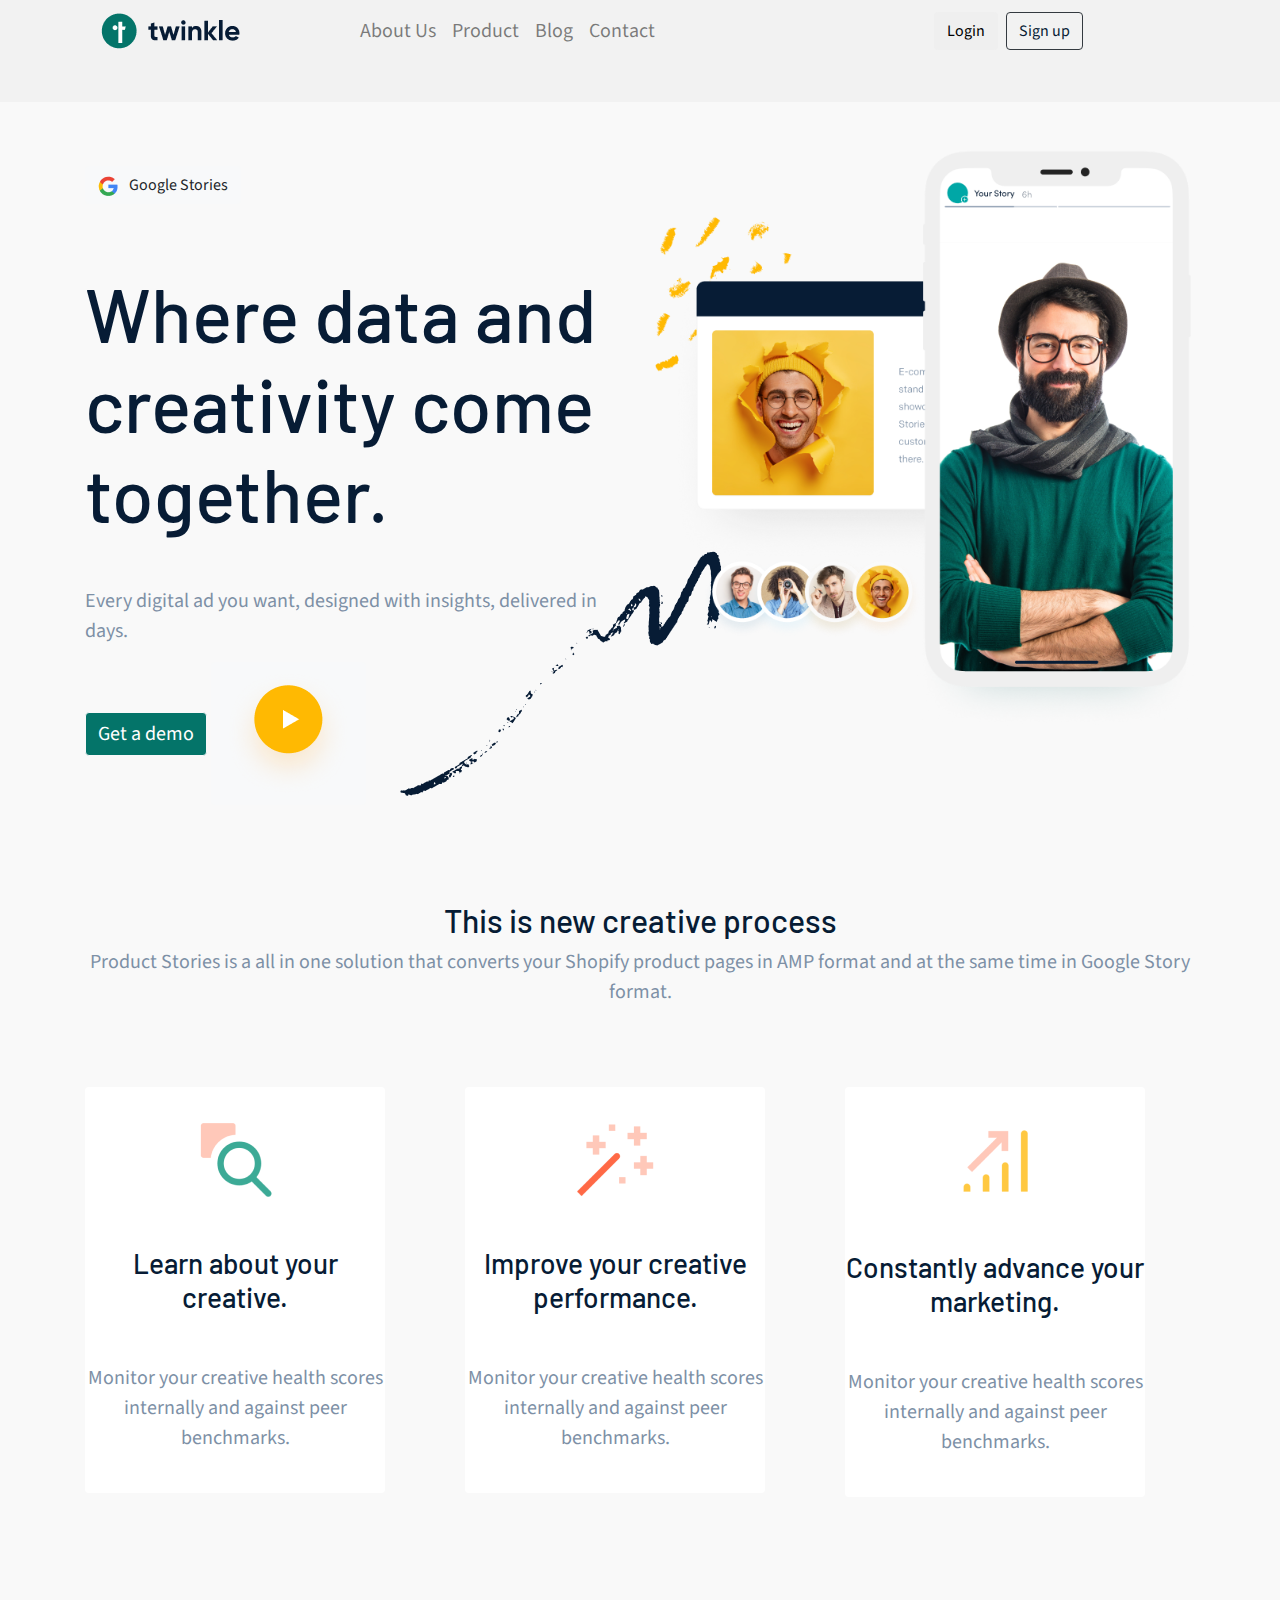
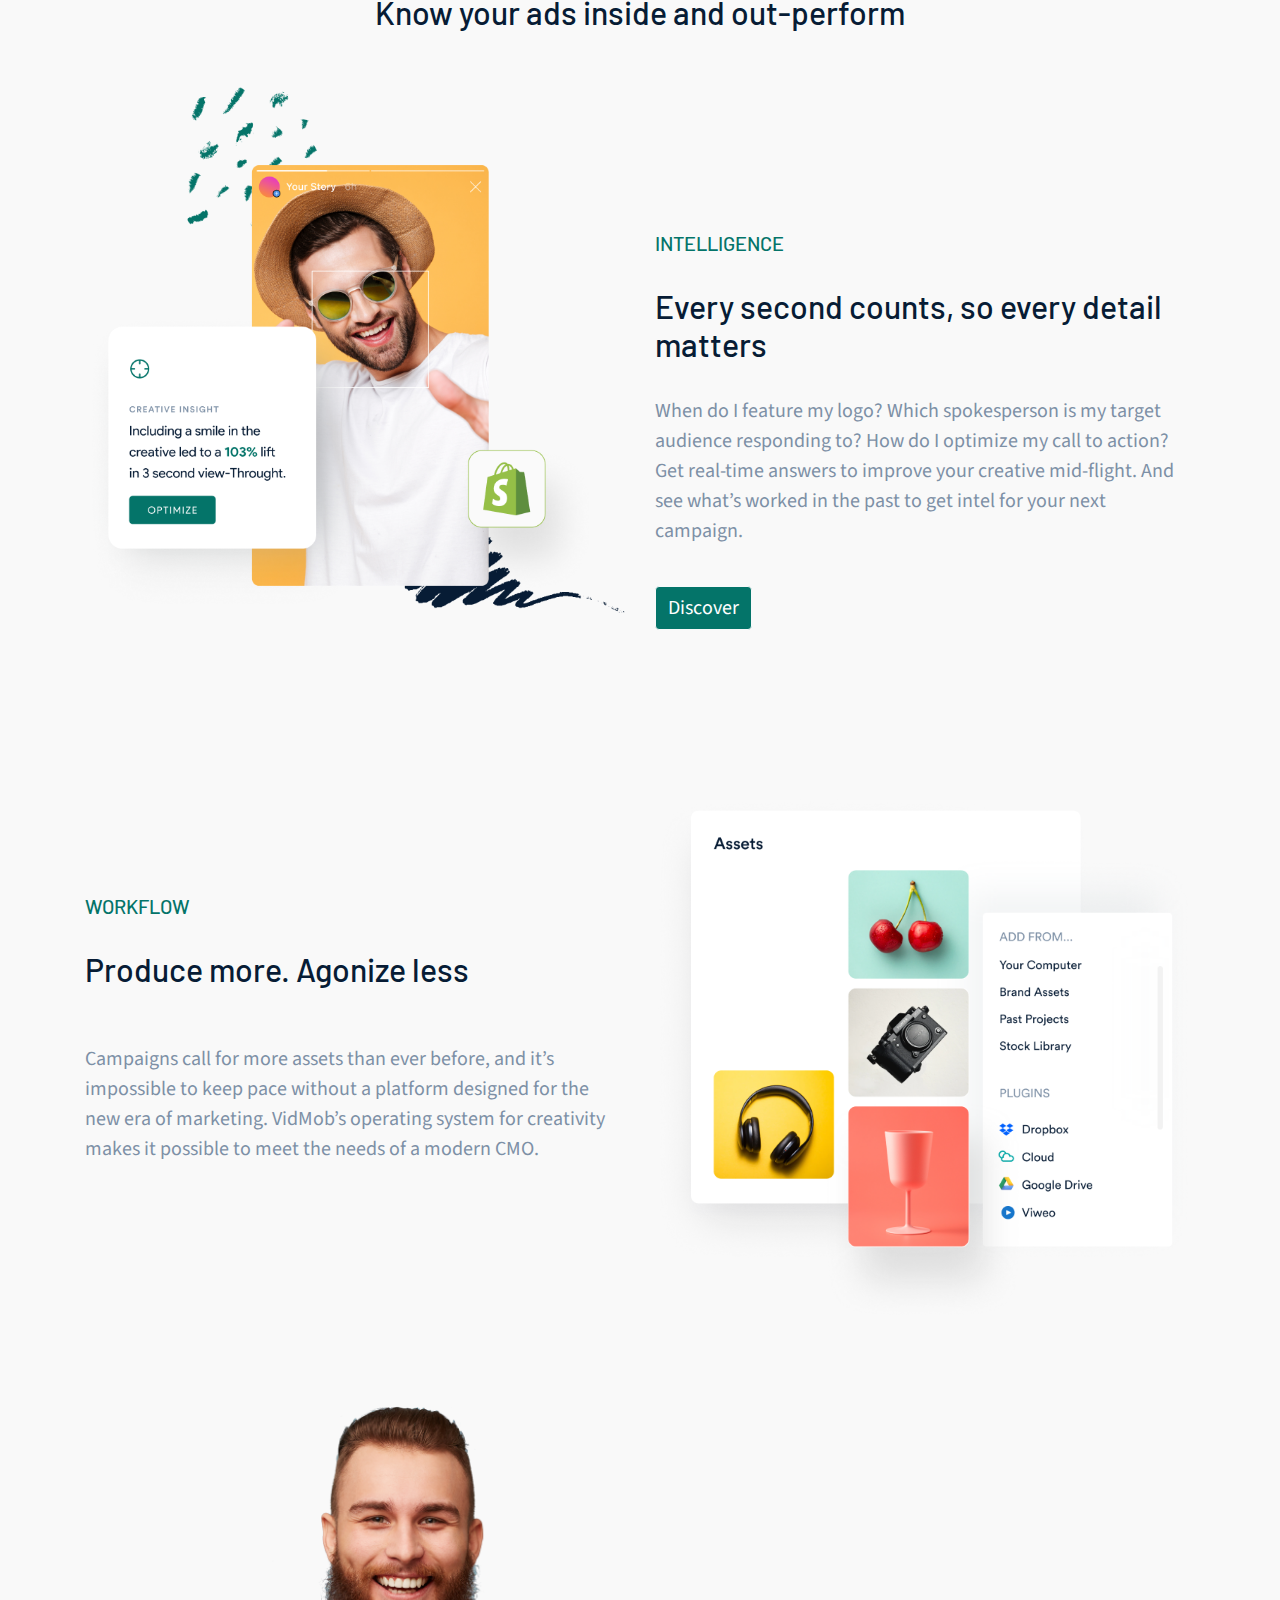
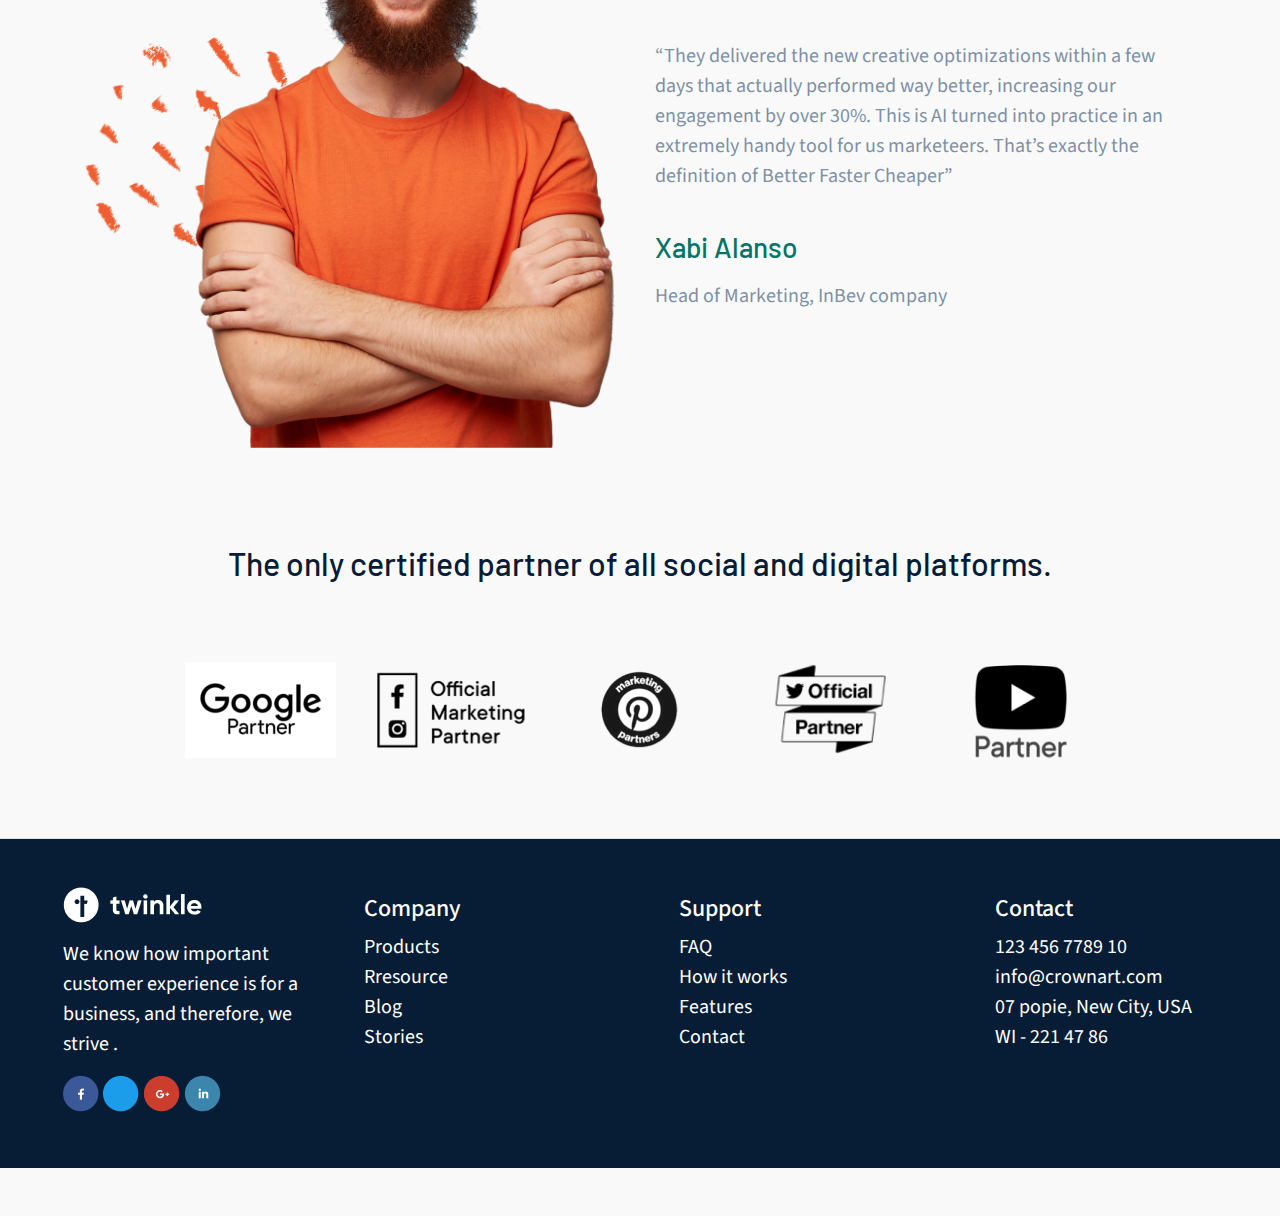
<file: index.html>
<!DOCTYPE html>
<html lang="en">

<head>
    <meta charset="UTF-8">
    <meta name="viewport" content="width=device-width, initial-scale=1.0">
    <title>Document</title>
    <link rel="stylesheet" href="https://maxcdn.bootstrapcdn.com/bootstrap/4.0.0/css/bootstrap.min.css"
        integrity="sha384-Gn5384xqQ1aoWXA+058RXPxPg6fy4IWvTNh0E263XmFcJlSAwiGgFAW/dAiS6JXm" crossorigin="anonymous">
    <link rel="stylesheet" href="style.css">

</head>

<body>

    <!-- NAVBAR -->
    <div class=" bg2">
        <div class="container">
            <nav class="navbar navbar-expand-lg navbar-light  pb-5 ">
                <a class="navbar-brand" href="index.html">
                    <img src="image/card1.png"  alt="">
                </a>
                <button class="navbar-toggler " type="button" data-toggle="collapse"
                    data-target="#navbarSupportedContent" aria-controls="navbarSupportedContent" aria-expanded="false"
                    aria-label="Toggle navigation">
                    <span class="navbar-toggler-icon"></span>
                </button>

                <div class="collapse navbar-collapse mx-5 px-5 c1" id="navbarSupportedContent">
                    <ul class="navbar-nav mr-auto">
                        <li class="nav-item c1">
                            <a class="nav-link" href="About us.html">About Us </a>
                        </li>
                        <li class="nav-item">
                            <a class="nav-link" href="#">Product</a>
                        </li>
                        <li class="nav-item">
                            <a class="nav-link" href="#">Blog</a>

                        </li>
                        <li class="nav-item">
                            <a class="nav-link " href="#">Contact</a>
                        </li>
                    </ul>
                    <form class="form-inline my-2 my-lg-0">
                        <button class="btn btn-outline-na my-2 my-sm-0 mr-2" type="submit">Login</button>
                        <button class="btn btn-outline-nav my-2 my-sm-0" type="submit">Sign up</button>
                    </form>
                </div>
            </nav>
        </div>
    </div>

    <!-- PART 1 -->

    <div class="container pb-5 mt-5">
        <div class="row">
            <div class="col-lg-6">
                <img src="image/draw.png" class="d" alt="" style="">
                <button class="btn btn-light transparent my-3 " type="submit"> <img src="image/google.png" class="pr-2"
                        alt=""> Google Stories</button>
                <h1 class="my-5 c1">
                    Where data and creativity come together.
                </h1>
                <p>
                    Every digital ad you want, designed with insights, delivered in days.
                </p>
                <button class="btn btn-light k " type="submit"> Get a demo </button>
                <button class="btn btn-light transparent" type="submit">
                    <img src="image/play.png" alt="" class=""> </button>

            </div>
            <div class="col-lg-6">
                <img src="image/Group1.png" class="img-fluid" alt="foto" style="">

            </div>
        </div>
    </div>

    <!-- PART 2 -->

    <div class="container text-center py-5">
        <h2 class="f c1">
            This is new creative process
        </h2>
        <p>
            Product Stories is a all in one solution that converts your Shopify product pages in AMP format and at the
            same time in Google Story format.
        </p>
    </div>

    <!-- PART 3 -->

    <div class="container mt-3">
        <div class="row">
            <div class="col-8 offset-2 offset-md-0 col-md-4  text-center shadow-lg">
                <div class="card  border-0 " style="width: 300px;">
                    <div class="card-body">
                        <img src="image/card4.png" class="" alt="card1">
                    </div>
                    <h3 class="py-3 f c1">
                        Learn about your creative.
                    </h3>
                    <p class="py-4">
                        Monitor your creative health scores internally and against peer benchmarks.
                    </p>
                </div>
            </div>
            <div class="col-8 offset-2 offset-md-0 col-md-4  text-center shadow-lg">
                <div class="card  border-0 " style="width: 300px; ">
                    <div class="card-body">
                        <img src="image/card2.png" class=" " alt="card2">
                    </div>
                    <h3 class="py-3 f c1">
                        Improve your creative performance.
                    </h3>
                    <p class="py-4">
                        Monitor your creative health scores internally and against peer benchmarks.
                    </p>
                </div>
            </div>
            <div class="col-8 offset-2 offset-md-0 col-md-4  text-center shadow-lg">
                <div class="card border-0 " style="width: 300px;">
                    <div class="card-body">
                        <img src="image/card3.png" class="" alt="card3">
                    </div>
                    <h3 class="py-3 f c1">
                        Constantly advance your marketing.
                    </h3>
                    <p class="py-4">
                        Monitor your creative health scores internally and against peer benchmarks.
                    </p>

                </div>
            </div>
        </div>
    </div>

    <!-- PART 4 -->

    <div class="container text-center pt-5 mb-3 mt-5">
        <h2 class="f c1">
            Know your ads inside and out-perform
        </h2>
    </div>

    <!-- PART 5 -->

    <div class="container my-5 pt-2 pb-5">
        <div class="row">
            <div class="col-12 col-md-6">
                <img src="image/grup2.png" class="img-fluid" alt="grup2">
            </div>
            <div class="col-12 col-md-6 my-5">
                <h5 class="pt-5 mt-5 f c2">
                    INTELLIGENCE
                </h5>
                <h2 class="py-4 f c1">
                    Every second counts, so every detail matters
                </h2>
                <p>
                    When do I feature my logo? Which spokesperson is my target audience responding to? How do I optimize
                    my call to action? Get real-time answers to improve your creative mid-flight. And see what’s worked
                    in the past to get intel for your next campaign.
                </p>
                <button class="btn btn-light my-4 k" type="submit"> Discover</button>
            </div>
        </div>
    </div>

    <!-- PART 6 -->

    <div class="container my-5">
        <div class="row">
            <div class="col-12 col-md-6">
                <h5 class="mt-5 pt-5 pb-4 f c2">
                    WORKFLOW
                </h5>
                <h2 class="pb-5 f c1">
                    Produce more. Agonize less
                </h2>
                <p>
                    Campaigns call for more assets than ever before, and it’s impossible to keep pace without a platform
                    designed for the new era of marketing. VidMob’s operating system for creativity makes it possible to
                    meet the needs of a modern CMO.
                </p>
            </div>
            <div class="col-12 col-md-6">
                <img src="image/com.png" class="img-fluid" alt="foto">
            </div>
        </div>
    </div>

    <!-- PART 7 -->

    <div class="container my-5 pt-2 ">
        <div class="row">
            <div class="col-12 col-md-6">
                <img src="image/grup3.png" alt="foto" class="img-fluid">
            </div>
            <div class="col-12 col-md-6 py-5 mt-5 align-self-center">
                <p class="pt-5 mt-5 pb-3">
                    “They delivered the new creative optimizations within a few days that actually performed way better,
                    increasing our engagement by over 30%. This is AI turned into practice in an extremely handy tool
                    for us marketeers. That’s exactly the definition of Better Faster Cheaper”
                </p>
                <h3 class="py-2 f c1 c2">
                    Xabi Alanso
                </h3>
                <p>
                    Head of Marketing, InBev company
                </p>
            </div>
        </div>
    </div>

    <!-- PART 8 -->

    <div class="container text-center pt-5 mb-5 mt-5">
        <h2 class="f c1">
            The only certified partner of all social and digital platforms.
        </h2>
    </div>

    <!-- PART ICON -->

    <div class="container my-5">
        <div class="row">

            <div class="col-lg-2  offset-3 col-6 offset-lg-1 d-flex align-items-center justify-content-center offset-1">
                <img src="image/icon1.png" alt=" " class=" img-fluid ">
            </div>
            <div class="col-lg-2  col-6 d-flex align-items-center justify-content-center">
                <img src="image/icon2.png" alt=" " class=" img-fluid">
            </div>
            <div class="col-lg-2  col-6 d-flex align-items-center justify-content-center">
                <img src="image/icon3.png" alt=" " class=" img-fluid">
            </div>
            <div class="col-lg-2  col-6 d-flex align-items-center justify-content-center">
                <img src="image/icon4.png" alt=" " class=" img-fluid">
            </div>
            <div class="col-lg-2  col-6 d-flex align-items-center justify-content-center">
                <img src="image/icon5.png" alt=" " class=" img-fluid">
            </div>
        </div>
    </div>

    <!-- FOOTER -->

    <div class="bg1">
        <footer class="pt-4 my-md-5 pt-md-5  pl-5 py-5 border-top">
            <div class="row ">
                <div class="col-6 col-md-3 pb-2">
                    <div >
                        <div class="container  mr-5">
                            <img src="image/logo2.png" alt="Facebook" class="">
                            <p class="text-white mt-3">
                                We know how important customer experience is for a business, and therefore, we strive .
                            </p>
                            <img src="image/face.png" alt="Facebook" class="">
                            <img src="image/twitter.png" alt="Twitter" class="">
                            <img src="image/gmail.png" alt="Gmail" class="">
                            <img src="image/link.png" alt="Linkledin" class="">

                        </div>

                    </div>
                </div>
                <div class="col-6 col-md  mt-2">
                    <h4 class="text-white">Company</h4>
                    <ul class="list-unstyled text-small p">
                        <li class="text-white">Products</li>
                        <li class="text-white">Rresource</li>
                        <li class="text-white">Blog</li>
                        <li class="text-white">Stories</li>

                    </ul>
                </div>
                <div class="col-6 col-md  mt-2">
                    <h4 class="text-white">Support</h4>
                    <ul class="list-unstyled text-small p">
                        <li class="text-white">FAQ</li>
                        <li class="text-white">How it works</li>
                        <li class="text-white">Features</a></li>
                        <li class="text-white">Contact</a></li>
                    </ul>
                </div>
                <div class="col-6 col-md  mt-2">
                    <h4 class="text-white">Contact</h4>
                    <ul class="list-unstyled text-small p">
                        <li class="text-white a">123 456 7789 10</li>
                        <li class="text-white"> info@crownart.com</li>
                        <li class="text-white">07 popie, New City, USA</li>
                        <li class="text-white"> WI - 221 47 86</li>
                    </ul>
                </div>
            </div>

    </div>
    </footer>

    <script src="https://code.jquery.com/jquery-3.2.1.slim.min.js"
        integrity="sha384-KJ3o2DKtIkvYIK3UENzmM7KCkRr/rE9/Qpg6aAZGJwFDMVNA/GpGFF93hXpG5KkN"
        crossorigin="anonymous"></script>
    <script src="https://cdnjs.cloudflare.com/ajax/libs/popper.js/1.12.9/umd/popper.min.js"
        integrity="sha384-ApNbgh9B+Y1QKtv3Rn7W3mgPxhU9K/ScQsAP7hUibX39j7fakFPskvXusvfa0b4Q"
        crossorigin="anonymous"></script>
    <script src="https://maxcdn.bootstrapcdn.com/bootstrap/4.0.0/js/bootstrap.min.js"
        integrity="sha384-JZR6Spejh4U02d8jOt6vLEHfe/JQGiRRSQQxSfFWpi1MquVdAyjUar5+76PVCmYl"
        crossorigin="anonymous"></script>
</body>

</html>
</file>
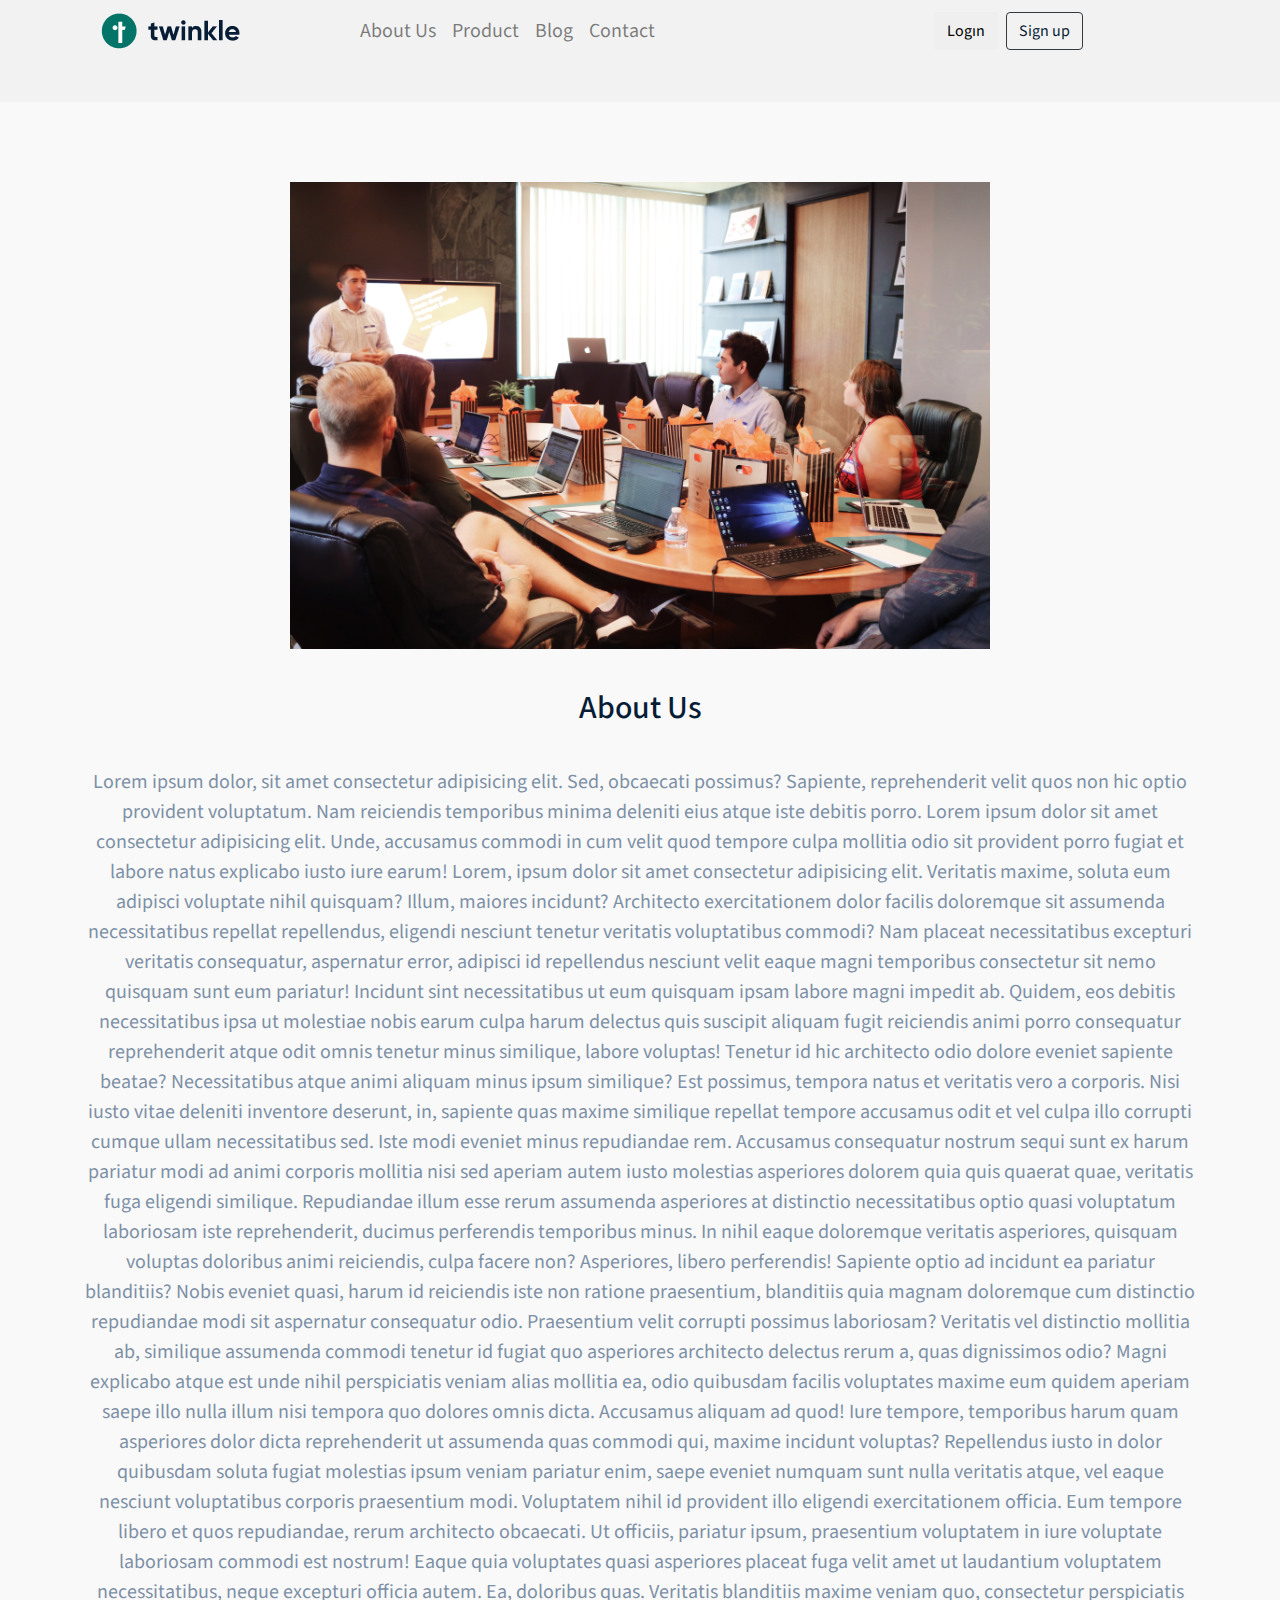
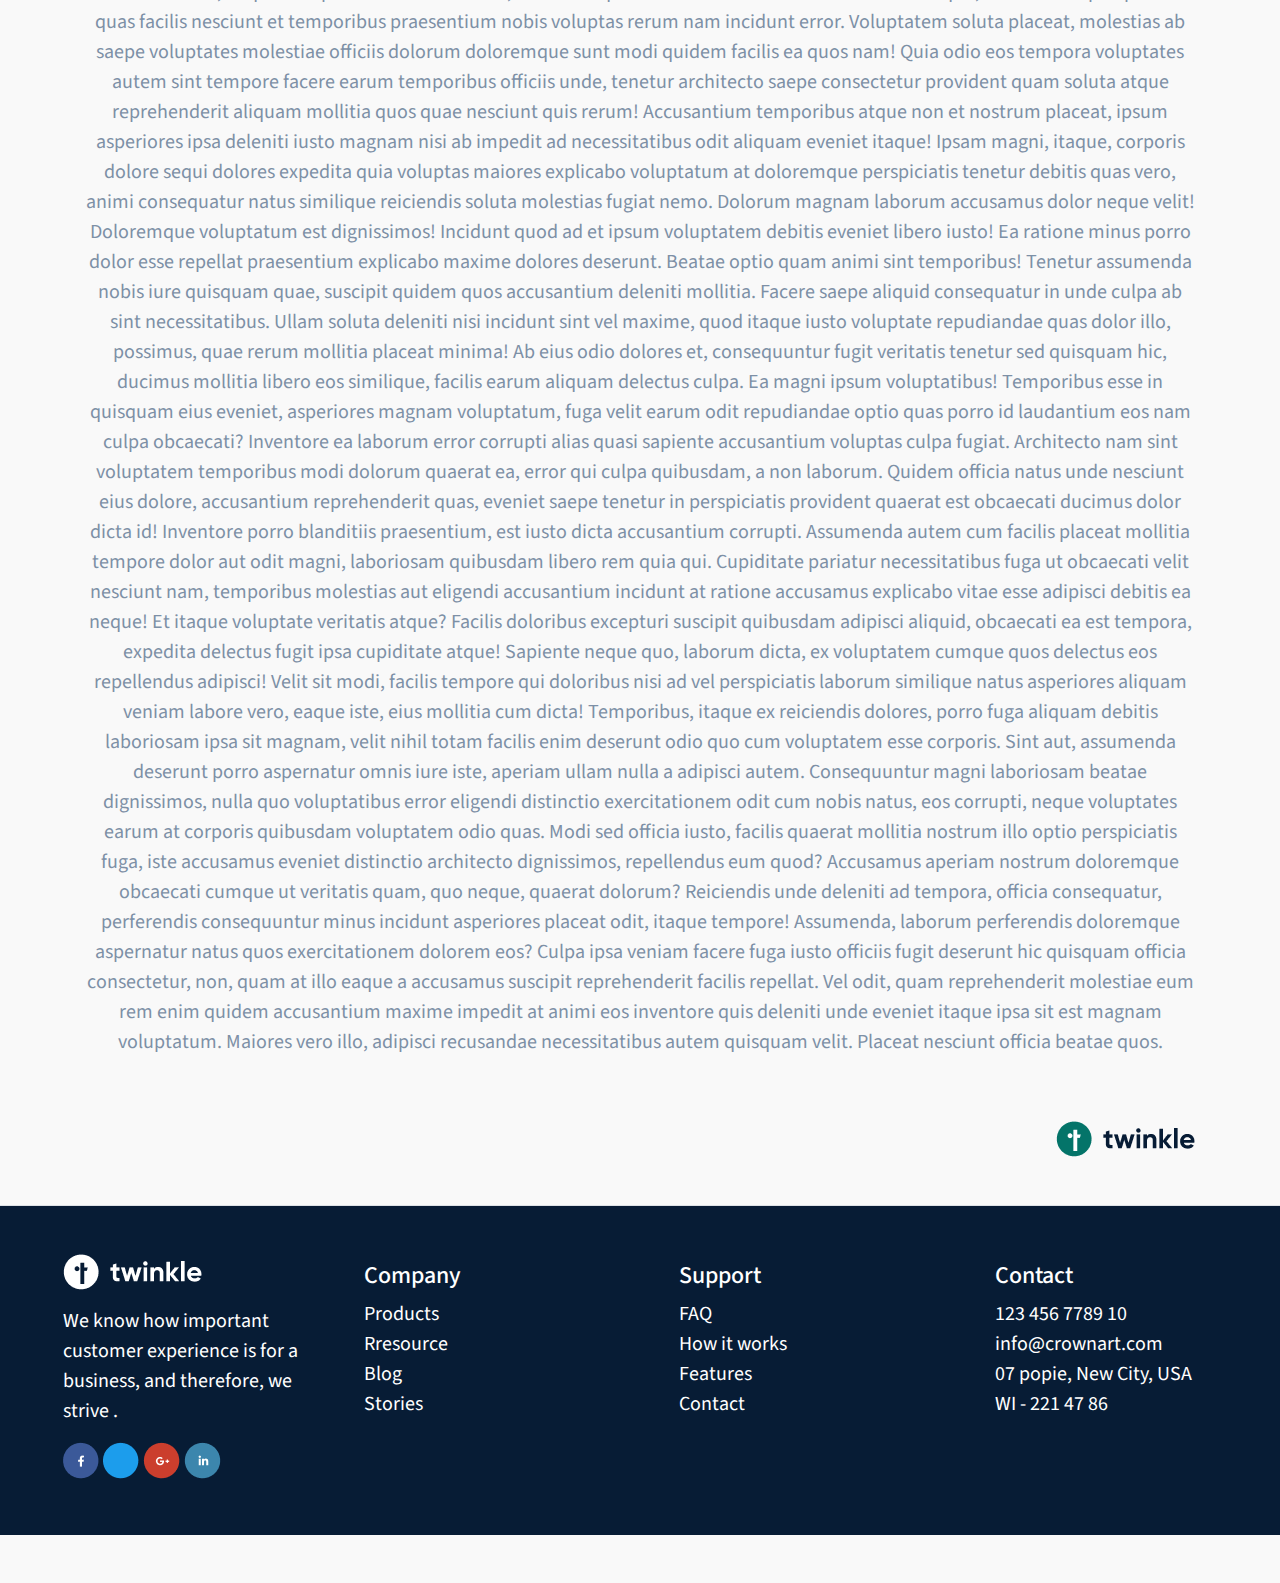
<file: About us.html>
<!DOCTYPE html>
<html lang="en">

<head>
    <meta charset="UTF-8">
    <meta name="viewport" content="width=device-width, initial-scale=1.0">
    <title>Document</title>
    <link rel="stylesheet" href="https://maxcdn.bootstrapcdn.com/bootstrap/4.0.0/css/bootstrap.min.css"
        integrity="sha384-Gn5384xqQ1aoWXA+058RXPxPg6fy4IWvTNh0E263XmFcJlSAwiGgFAW/dAiS6JXm" crossorigin="anonymous">
    <link rel="stylesheet" href="style.css">

</head>

<body>

    <!-- NAVBAR -->
    <div class=" bg2">
        <div class="container">
            <nav class="navbar navbar-expand-lg navbar-light  pb-5 ">
                <a class="navbar-brand" href="index.html">
                    <img src="image/card1.png" alt="">
                </a>
                <button class="navbar-toggler " type="button" data-toggle="collapse"
                    data-target="#navbarSupportedContent" aria-controls="navbarSupportedContent" aria-expanded="false"
                    aria-label="Toggle navigation">
                    <span class="navbar-toggler-icon"></span>
                </button>

                <div class="collapse navbar-collapse mx-5 px-5 c1" id="navbarSupportedContent">
                    <ul class="navbar-nav mr-auto">
                        <li class="nav-item c1">
                            <a class="nav-link" href="#">About Us </a>
                        </li>
                        <li class="nav-item">
                            <a class="nav-link" href="#">Product</a>
                        </li>
                        <li class="nav-item">
                            <a class="nav-link" href="#">Blog</a>

                        </li>
                        <li class="nav-item">
                            <a class="nav-link " href="#">Contact</a>
                        </li>
                    </ul>
                    <form class="form-inline my-2 my-lg-0">
                        <button class="btn btn-outline-na my-2 my-sm-0 mr-2" type="submit">Logın</button>
                        <button class="btn btn-outline-nav my-2 my-sm-0" type="submit">Sign up</button>
                    </form>
                </div>
            </nav>
        </div>
    </div>

    <div class="container text-center my-5 pt-2 ">
   <div class="row ">
    <div class="col">
        <img src="image/about.jpg" class="img-fluid pt-4" alt="about us" width="700px">
    <h2 class=" py-4 my-3 c1">
        About Us
    </h2>
    <p>
        Lorem ipsum dolor, sit amet consectetur adipisicing elit. Sed, obcaecati possimus? Sapiente, reprehenderit velit quos non hic optio provident voluptatum. Nam reiciendis temporibus minima deleniti eius atque iste debitis porro.
        Lorem ipsum dolor sit amet consectetur adipisicing elit. Unde, accusamus commodi in cum velit quod tempore culpa mollitia odio sit provident porro fugiat et labore natus explicabo iusto iure earum!
        Lorem, ipsum dolor sit amet consectetur adipisicing elit. Veritatis maxime, soluta eum adipisci voluptate nihil quisquam? Illum, maiores incidunt? Architecto exercitationem dolor facilis doloremque sit assumenda necessitatibus repellat repellendus, eligendi nesciunt tenetur veritatis voluptatibus commodi? Nam placeat necessitatibus excepturi veritatis consequatur, aspernatur error, adipisci id repellendus nesciunt velit eaque magni temporibus consectetur sit nemo quisquam sunt eum pariatur! Incidunt sint necessitatibus ut eum quisquam ipsam labore magni impedit ab. Quidem, eos debitis necessitatibus ipsa ut molestiae nobis earum culpa harum delectus quis suscipit aliquam fugit reiciendis animi porro consequatur reprehenderit atque odit omnis tenetur minus similique, labore voluptas! Tenetur id hic architecto odio dolore eveniet sapiente beatae? Necessitatibus atque animi aliquam minus ipsum similique? Est possimus, tempora natus et veritatis vero a corporis. Nisi iusto vitae deleniti inventore deserunt, in, sapiente quas maxime similique repellat tempore accusamus odit et vel culpa illo corrupti cumque ullam necessitatibus sed. Iste modi eveniet minus repudiandae rem. Accusamus consequatur nostrum sequi sunt ex harum pariatur modi ad animi corporis mollitia nisi sed aperiam autem iusto molestias asperiores dolorem quia quis quaerat quae, veritatis fuga eligendi similique. Repudiandae illum esse rerum assumenda asperiores at distinctio necessitatibus optio quasi voluptatum laboriosam iste reprehenderit, ducimus perferendis temporibus minus. In nihil eaque doloremque veritatis asperiores, quisquam voluptas doloribus animi reiciendis, culpa facere non? Asperiores, libero perferendis! Sapiente optio ad incidunt ea pariatur blanditiis? Nobis eveniet quasi, harum id reiciendis iste non ratione praesentium, blanditiis quia magnam doloremque cum distinctio repudiandae modi sit aspernatur consequatur odio. Praesentium velit corrupti possimus laboriosam? Veritatis vel distinctio mollitia ab, similique assumenda commodi tenetur id fugiat quo asperiores architecto delectus rerum a, quas dignissimos odio? Magni explicabo atque est unde nihil perspiciatis veniam alias mollitia ea, odio quibusdam facilis voluptates maxime eum quidem aperiam saepe illo nulla illum nisi tempora quo dolores omnis dicta. Accusamus aliquam ad quod! Iure tempore, temporibus harum quam asperiores dolor dicta reprehenderit ut assumenda quas commodi qui, maxime incidunt voluptas? Repellendus iusto in dolor quibusdam soluta fugiat molestias ipsum veniam pariatur enim, saepe eveniet numquam sunt nulla veritatis atque, vel eaque nesciunt voluptatibus corporis praesentium modi. Voluptatem nihil id provident illo eligendi exercitationem officia. Eum tempore libero et quos repudiandae, rerum architecto obcaecati. Ut officiis, pariatur ipsum, praesentium voluptatem in iure voluptate laboriosam commodi est nostrum! Eaque quia voluptates quasi asperiores placeat fuga velit amet ut laudantium voluptatem necessitatibus, neque excepturi officia autem. Ea, doloribus quas. Veritatis blanditiis maxime veniam quo, consectetur perspiciatis quas facilis nesciunt et temporibus praesentium nobis voluptas rerum nam incidunt error. Voluptatem soluta placeat, molestias ab saepe voluptates molestiae officiis dolorum doloremque sunt modi quidem facilis ea quos nam! Quia odio eos tempora voluptates autem sint tempore facere earum temporibus officiis unde, tenetur architecto saepe consectetur provident quam soluta atque reprehenderit aliquam mollitia quos quae nesciunt quis rerum! Accusantium temporibus atque non et nostrum placeat, ipsum asperiores ipsa deleniti iusto magnam nisi ab impedit ad necessitatibus odit aliquam eveniet itaque! Ipsam magni, itaque, corporis dolore sequi dolores expedita quia voluptas maiores explicabo voluptatum at doloremque perspiciatis tenetur debitis quas vero, animi consequatur natus similique reiciendis soluta molestias fugiat nemo. Dolorum magnam laborum accusamus dolor neque velit! Doloremque voluptatum est dignissimos! Incidunt quod ad et ipsum voluptatem debitis eveniet libero iusto! Ea ratione minus porro dolor esse repellat praesentium explicabo maxime dolores deserunt. Beatae optio quam animi sint temporibus! Tenetur assumenda nobis iure quisquam quae, suscipit quidem quos accusantium deleniti mollitia. Facere saepe aliquid consequatur in unde culpa ab sint necessitatibus. Ullam soluta deleniti nisi incidunt sint vel maxime, quod itaque iusto voluptate repudiandae quas dolor illo, possimus, quae rerum mollitia placeat minima! Ab eius odio dolores et, consequuntur fugit veritatis tenetur sed quisquam hic, ducimus mollitia libero eos similique, facilis earum aliquam delectus culpa. Ea magni ipsum voluptatibus! Temporibus esse in quisquam eius eveniet, asperiores magnam voluptatum, fuga velit earum odit repudiandae optio quas porro id laudantium eos nam culpa obcaecati? Inventore ea laborum error corrupti alias quasi sapiente accusantium voluptas culpa fugiat. Architecto nam sint voluptatem temporibus modi dolorum quaerat ea, error qui culpa quibusdam, a non laborum. Quidem officia natus unde nesciunt eius dolore, accusantium reprehenderit quas, eveniet saepe tenetur in perspiciatis provident quaerat est obcaecati ducimus dolor dicta id! Inventore porro blanditiis praesentium, est iusto dicta accusantium corrupti. Assumenda autem cum facilis placeat mollitia tempore dolor aut odit magni, laboriosam quibusdam libero rem quia qui. Cupiditate pariatur necessitatibus fuga ut obcaecati velit nesciunt nam, temporibus molestias aut eligendi accusantium incidunt at ratione accusamus explicabo vitae esse adipisci debitis ea neque! Et itaque voluptate veritatis atque? Facilis doloribus excepturi suscipit quibusdam adipisci aliquid, obcaecati ea est tempora, expedita delectus fugit ipsa cupiditate atque! Sapiente neque quo, laborum dicta, ex voluptatem cumque quos delectus eos repellendus adipisci! Velit sit modi, facilis tempore qui doloribus nisi ad vel perspiciatis laborum similique natus asperiores aliquam veniam labore vero, eaque iste, eius mollitia cum dicta! Temporibus, itaque ex reiciendis dolores, porro fuga aliquam debitis laboriosam ipsa sit magnam, velit nihil totam facilis enim deserunt odio quo cum voluptatem esse corporis. Sint aut, assumenda deserunt porro aspernatur omnis iure iste, aperiam ullam nulla a adipisci autem. Consequuntur magni laboriosam beatae dignissimos, nulla quo voluptatibus error eligendi distinctio exercitationem odit cum nobis natus, eos corrupti, neque voluptates earum at corporis quibusdam voluptatem odio quas. Modi sed officia iusto, facilis quaerat mollitia nostrum illo optio perspiciatis fuga, iste accusamus eveniet distinctio architecto dignissimos, repellendus eum quod? Accusamus aperiam nostrum doloremque obcaecati cumque ut veritatis quam, quo neque, quaerat dolorum? Reiciendis unde deleniti ad tempora, officia consequatur, perferendis consequuntur minus incidunt asperiores placeat odit, itaque tempore! Assumenda, laborum perferendis doloremque aspernatur natus quos exercitationem dolorem eos? Culpa ipsa veniam facere fuga iusto officiis fugit deserunt hic quisquam officia consectetur, non, quam at illo eaque a accusamus suscipit reprehenderit facilis repellat. Vel odit, quam reprehenderit molestiae eum rem enim quidem accusantium maxime impedit at animi eos inventore quis deleniti unde eveniet itaque ipsa sit est magnam voluptatum. Maiores vero illo, adipisci recusandae necessitatibus autem quisquam velit. Placeat nesciunt officia beatae quos.
      
    </p>
    </div>
   </div>
    </div>
    <div class="container d-flex justify-content-end">
            <img src="image/card1.png" alt="">
    </div>

    <!-- FOOTER -->

    <div class="bg1">
        <footer class="pt-4 my-md-5 pt-md-5  pl-5 py-5 border-top">
            <div class="row ">
                <div class="col-6 col-md-3 pb-2 ">
                    <div class="">
                        <div class="container  mr-5">
                            <img src="image/logo2.png" alt="Facebook" class="">
                            <p class="text-white mt-3">
                                We know how important customer experience is for a business, and therefore, we strive .
                            </p>
                            <img src="image/face.png" alt="Facebook" class="">
                            <img src="image/twitter.png" alt="Twitter" class="">
                            <img src="image/gmail.png" alt="Gmail" class="">
                            <img src="image/link.png" alt="Linkledin" class="">

                        </div>

                    </div>
                </div>
                <div class="col-6 col-md  mt-2">
                    <h4 class="text-white">Company</h4>
                    <ul class="list-unstyled text-small p">
                        <li class="text-white">Products</li>
                        <li class="text-white">Rresource</li>
                        <li class="text-white">Blog</li>
                        <li class="text-white">Stories</li>

                    </ul>
                </div>
                <div class="col-6 col-md  mt-2">
                    <h4 class="text-white">Support</h4>
                    <ul class="list-unstyled text-small p">
                        <li class="text-white">FAQ</li>
                        <li class="text-white">How it works</li>
                        <li class="text-white">Features</a></li>
                        <li class="text-white">Contact</a></li>
                    </ul>
                </div>
                <div class="col-6 col-md  mt-2">
                    <h4 class="text-white">Contact</h4>
                    <ul class="list-unstyled text-small p">
                        <li class="text-white a">123 456 7789 10</li>
                        <li class="text-white"> info@crownart.com</li>
                        <li class="text-white">07 popie, New City, USA</li>
                        <li class="text-white"> WI - 221 47 86</li>
                    </ul>
                </div>
            </div>

    </div>
    </footer>

    <script src="https://code.jquery.com/jquery-3.2.1.slim.min.js"
        integrity="sha384-KJ3o2DKtIkvYIK3UENzmM7KCkRr/rE9/Qpg6aAZGJwFDMVNA/GpGFF93hXpG5KkN"
        crossorigin="anonymous"></script>
    <script src="https://cdnjs.cloudflare.com/ajax/libs/popper.js/1.12.9/umd/popper.min.js"
        integrity="sha384-ApNbgh9B+Y1QKtv3Rn7W3mgPxhU9K/ScQsAP7hUibX39j7fakFPskvXusvfa0b4Q"
        crossorigin="anonymous"></script>
    <script src="https://maxcdn.bootstrapcdn.com/bootstrap/4.0.0/js/bootstrap.min.js"
        integrity="sha384-JZR6Spejh4U02d8jOt6vLEHfe/JQGiRRSQQxSfFWpi1MquVdAyjUar5+76PVCmYl"
        crossorigin="anonymous"></script>
</body>

</html>
</file>
<file: style.css>
@import url('https://fonts.googleapis.com/css2?family=Barlow:wght@600;800&family=Source+Sans+Pro:&display=swap');

.bg1 {
    background-color: #071C35;
}
.bg2{
    background-color: #F2F2F2;
}

.f {
    font-family: 'Barlow', sans-serif;
    font-weight: 500;
}

.c1 {
    color: #071C35;
}
.c2 {
    color: #047469;
}
h1 {
    font-size: 75px;
    font-family: 'Barlow', sans-serif;
}
body{
    background-color: #F9F9F9;
    font-family: 'Source Sans Pro', sans-serif;
    font-weight: 400;
    font-size: 20px;
    color: #7D90A6;
    
}

.k {
   
    font-family: 'Source Sans Pro', sans-serif;
    font-weight: 400;
    font-size: 20px;
    color: white;
    background-color:#047469 ;
    
}

.d {
    position: absolute;
    left: 52.98%;
    right: 22.41%;
    top: 60.58%;
    bottom: 86.06%;

}

  .btn-outline-nav {
    color: #071C35 ;
    background-color: transparent;
    background-image: none;
    border-color: #343a40;
  }
  
  .btn-outline-nav:hover {
    color: #fff;
    background-color: #047469;
    border-color: #343a40;
  }
  .btn-outline-na:hover {
    color: #fff;
    background-color: #047469;
    border-color: #343a40;
  }
  
  .navbar-nav > li > a{
      color: #071C35;
  }
   .navbar-nav > li > a:hover,  .navbar-nav > li > a:focus {
    background-color: #047469;
    color: #ffffff;
}
</file>
